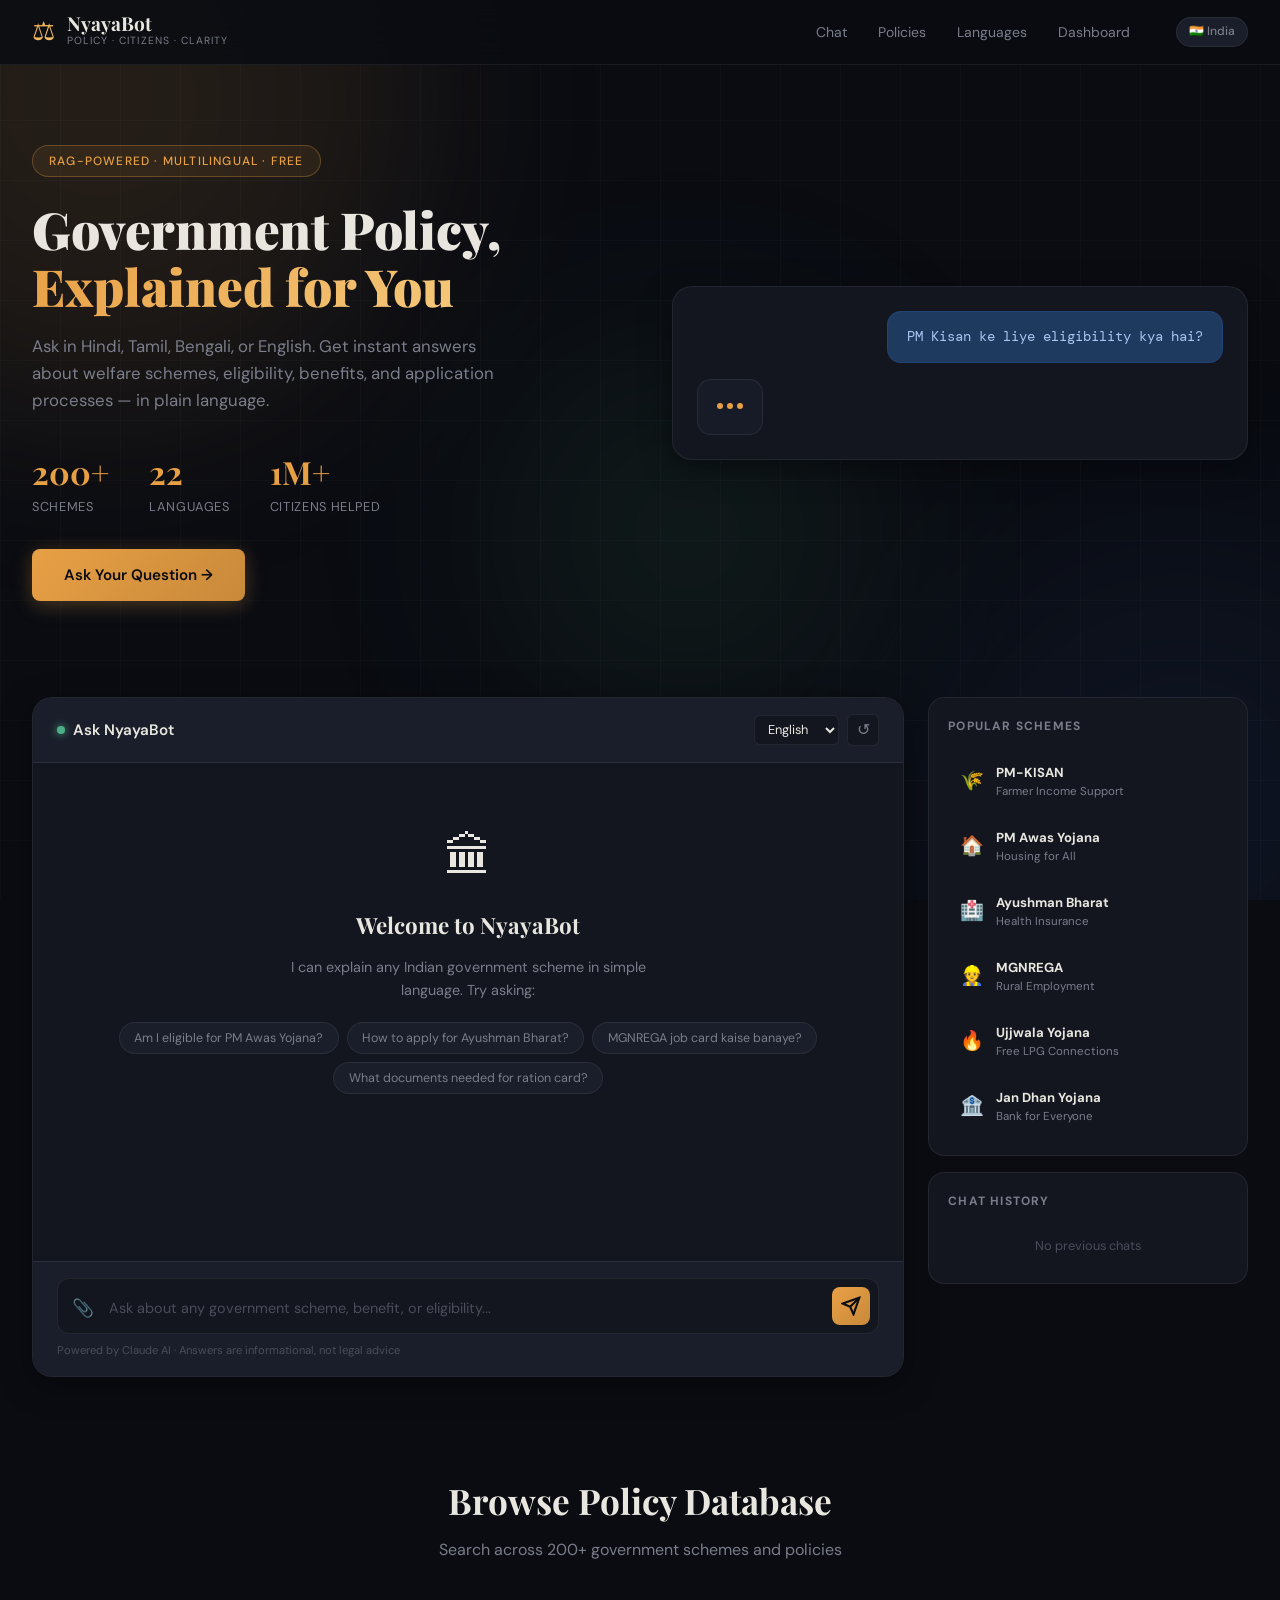
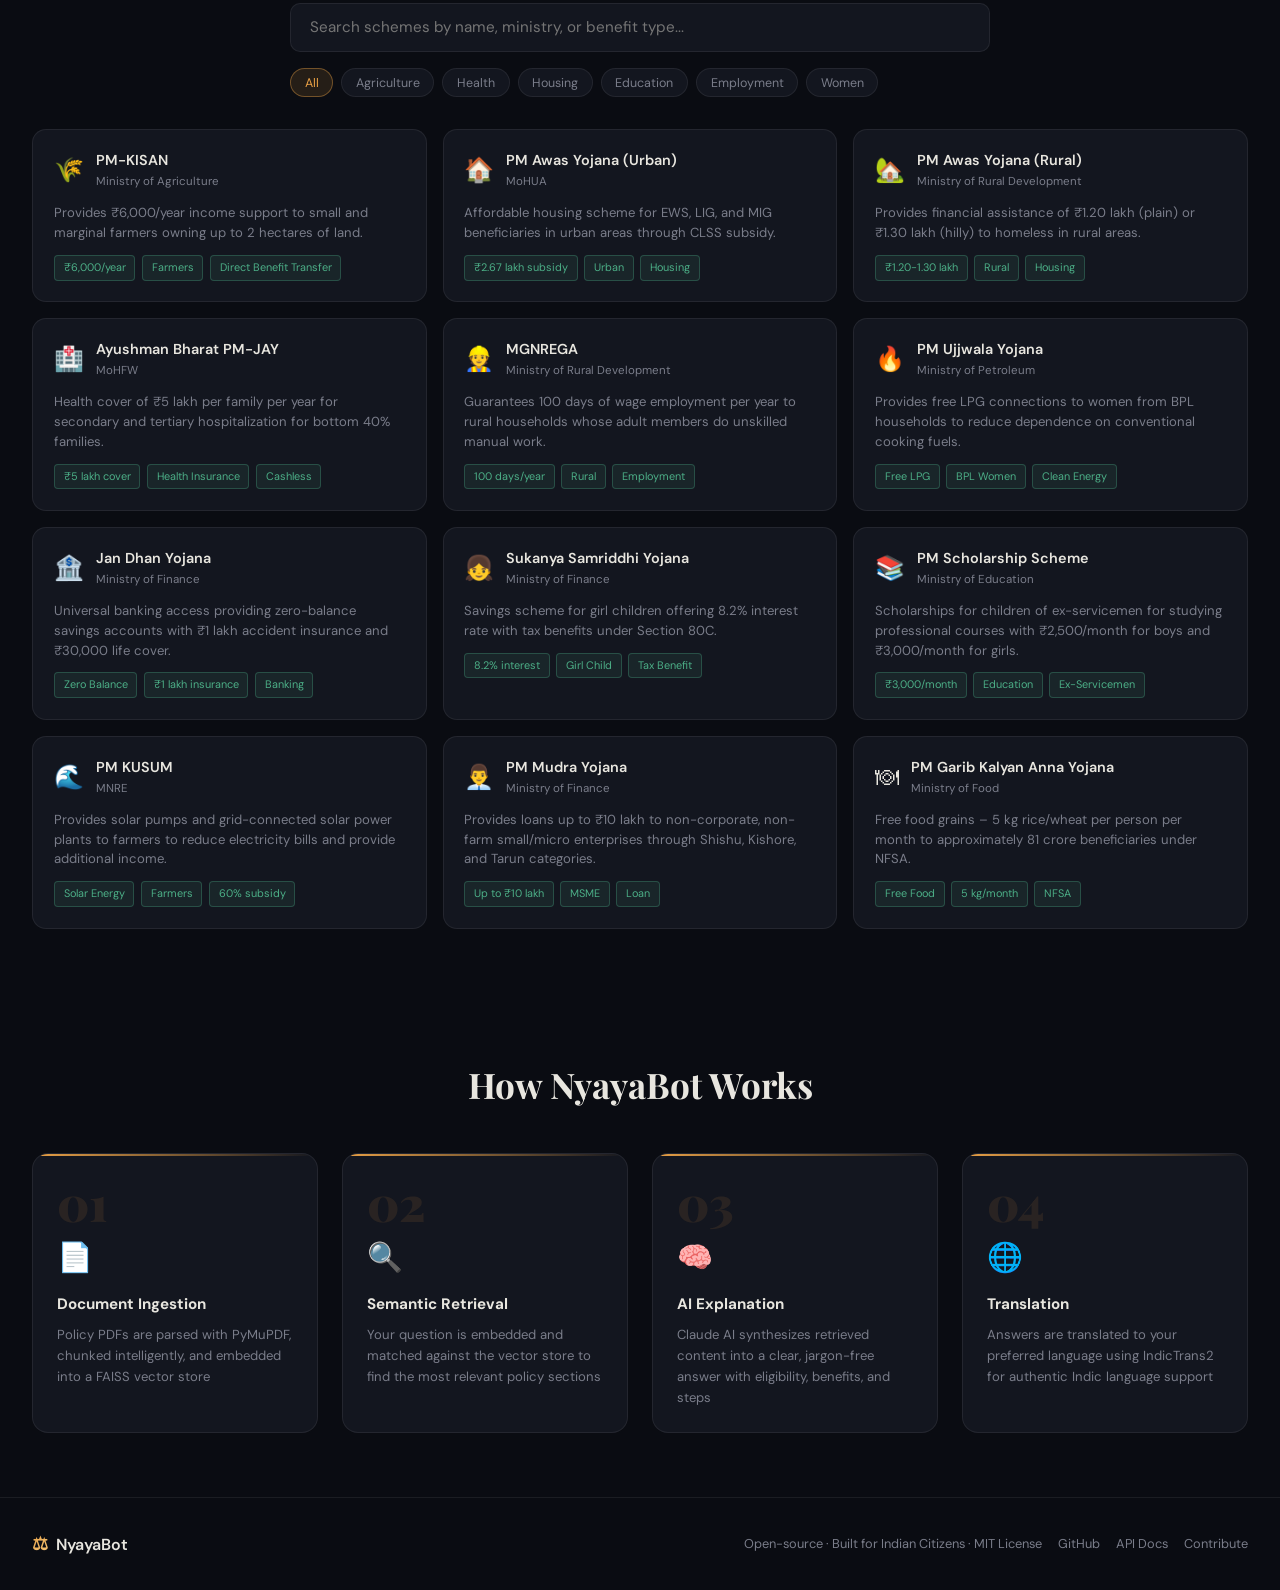
<file: frontend/index.html>
<!DOCTYPE html>
<html lang="en">
<head>
  <meta charset="UTF-8"/>
  <meta name="viewport" content="width=device-width, initial-scale=1.0"/>
  <title>NyayaBot — Policy Explained Simply</title>
  <link rel="preconnect" href="https://fonts.googleapis.com">
  <link href="https://fonts.googleapis.com/css2?family=Playfair+Display:wght@400;700;900&family=DM+Sans:wght@300;400;500&family=DM+Mono:wght@400;500&display=swap" rel="stylesheet">
  <link rel="stylesheet" href="style.css"/>
</head>
<body>
  <!-- Ambient Background -->
  <div class="ambient">
    <div class="orb orb-1"></div>
    <div class="orb orb-2"></div>
    <div class="orb orb-3"></div>
    <div class="grid-overlay"></div>
  </div>

  <!-- Header -->
  <header>
    <div class="header-inner">
      <div class="logo">
        <div class="logo-icon">⚖</div>
        <div class="logo-text">
          <span class="logo-main">NyayaBot</span>
          <span class="logo-sub">Policy · Citizens · Clarity</span>
        </div>
      </div>
      <nav>
        <a href="#chat">Chat</a>
        <a href="#policies">Policies</a>
        <a href="#languages">Languages</a>
        <a href="dashboard.html">Dashboard</a>
      </nav>
      <div class="header-badge">🇮🇳 India</div>
    </div>
  </header>

  <!-- Hero -->
  <section class="hero" id="home">
    <div class="hero-content">
      <div class="hero-tag">RAG-Powered · Multilingual · Free</div>
      <h1 class="hero-title">
        Government Policy,<br/>
        <span class="accent">Explained for You</span>
      </h1>
      <p class="hero-desc">Ask in Hindi, Tamil, Bengali, or English. Get instant answers about welfare schemes, eligibility, benefits, and application processes — in plain language.</p>
      <div class="hero-stats">
        <div class="stat"><span class="stat-num">200+</span><span class="stat-label">Schemes</span></div>
        <div class="stat"><span class="stat-num">22</span><span class="stat-label">Languages</span></div>
        <div class="stat"><span class="stat-num">1M+</span><span class="stat-label">Citizens Helped</span></div>
      </div>
      <a href="#chat" class="cta-btn">Ask Your Question →</a>
    </div>
    <div class="hero-visual">
      <div class="chat-preview">
        <div class="preview-msg user">PM Kisan ke liye eligibility kya hai?</div>
        <div class="preview-msg bot">
          <div class="typing-dots" id="typingDots"><span></span><span></span><span></span></div>
          <span id="previewAnswer" style="display:none;">PM-KISAN scheme provides ₹6,000/year to small farmers owning less than 2 hectares. You need Aadhaar, land records, and bank account to apply at <strong>pmkisan.gov.in</strong> or any CSC centre.</span>
        </div>
      </div>
    </div>
  </section>

  <!-- Chat Interface -->
  <section class="chat-section" id="chat">
    <div class="chat-container">
      <div class="chat-header">
        <div class="chat-title">
          <div class="status-dot"></div>
          Ask NyayaBot
        </div>
        <div class="chat-controls">
          <select id="langSelect">
            <option value="en">English</option>
            <option value="hi">हिंदी</option>
            <option value="ta">தமிழ்</option>
            <option value="bn">বাংলা</option>
            <option value="te">తెలుగు</option>
            <option value="mr">मराठी</option>
            <option value="gu">ગુજરાતી</option>
          </select>
          <button class="icon-btn" onclick="clearChat()" title="Clear chat">↺</button>
        </div>
      </div>

      <div class="chat-messages" id="chatMessages">
        <div class="welcome-card">
          <div class="welcome-icon">🏛</div>
          <h3>Welcome to NyayaBot</h3>
          <p>I can explain any Indian government scheme in simple language. Try asking:</p>
          <div class="suggested-queries">
            <button class="suggest-btn" onclick="sendSuggestion(this)">Am I eligible for PM Awas Yojana?</button>
            <button class="suggest-btn" onclick="sendSuggestion(this)">How to apply for Ayushman Bharat?</button>
            <button class="suggest-btn" onclick="sendSuggestion(this)">MGNREGA job card kaise banaye?</button>
            <button class="suggest-btn" onclick="sendSuggestion(this)">What documents needed for ration card?</button>
          </div>
        </div>
      </div>

      <div class="chat-input-area">
        <div class="input-row">
          <button class="attach-btn" title="Upload Policy PDF" onclick="document.getElementById('pdfInput').click()">📎</button>
          <input type="file" id="pdfInput" accept=".pdf" style="display:none" onchange="handlePDF(this)"/>
          <textarea id="chatInput" placeholder="Ask about any government scheme, benefit, or eligibility..." rows="1" onkeydown="handleKey(event)" oninput="autoResize(this)"></textarea>
          <button class="send-btn" onclick="sendMessage()" id="sendBtn">
            <svg width="20" height="20" viewBox="0 0 24 24" fill="none" stroke="currentColor" stroke-width="2.5"><line x1="22" y1="2" x2="11" y2="13"/><polygon points="22 2 15 22 11 13 2 9 22 2"/></svg>
          </button>
        </div>
        <div class="input-meta">
          <span id="pdfTag" style="display:none" class="pdf-tag">📄 <span id="pdfName"></span> <button onclick="removePDF()">×</button></span>
          <span class="disclaimer">Powered by Claude AI · Answers are informational, not legal advice</span>
        </div>
      </div>
    </div>

    <!-- Sidebar -->
    <div class="chat-sidebar">
      <div class="sidebar-section">
        <h4>Popular Schemes</h4>
        <div class="scheme-list">
          <div class="scheme-item" onclick="askAbout('PM-KISAN')">
            <div class="scheme-icon">🌾</div>
            <div><strong>PM-KISAN</strong><span>Farmer Income Support</span></div>
          </div>
          <div class="scheme-item" onclick="askAbout('PM Awas Yojana')">
            <div class="scheme-icon">🏠</div>
            <div><strong>PM Awas Yojana</strong><span>Housing for All</span></div>
          </div>
          <div class="scheme-item" onclick="askAbout('Ayushman Bharat')">
            <div class="scheme-icon">🏥</div>
            <div><strong>Ayushman Bharat</strong><span>Health Insurance</span></div>
          </div>
          <div class="scheme-item" onclick="askAbout('MGNREGA')">
            <div class="scheme-icon">👷</div>
            <div><strong>MGNREGA</strong><span>Rural Employment</span></div>
          </div>
          <div class="scheme-item" onclick="askAbout('Ujjwala Yojana')">
            <div class="scheme-icon">🔥</div>
            <div><strong>Ujjwala Yojana</strong><span>Free LPG Connections</span></div>
          </div>
          <div class="scheme-item" onclick="askAbout('Jan Dhan Yojana')">
            <div class="scheme-icon">🏦</div>
            <div><strong>Jan Dhan Yojana</strong><span>Bank for Everyone</span></div>
          </div>
        </div>
      </div>

      <div class="sidebar-section">
        <h4>Chat History</h4>
        <div id="historyList" class="history-list">
          <p class="empty-history">No previous chats</p>
        </div>
      </div>
    </div>
  </section>

  <!-- Policies Section -->
  <section class="policies-section" id="policies">
    <div class="section-header">
      <h2>Browse Policy Database</h2>
      <p>Search across 200+ government schemes and policies</p>
    </div>
    <div class="policy-search-bar">
      <input type="text" placeholder="Search schemes by name, ministry, or benefit type..." oninput="filterPolicies(this.value)"/>
      <div class="filter-chips">
        <button class="chip active" onclick="filterByCategory('all', this)">All</button>
        <button class="chip" onclick="filterByCategory('agriculture', this)">Agriculture</button>
        <button class="chip" onclick="filterByCategory('health', this)">Health</button>
        <button class="chip" onclick="filterByCategory('housing', this)">Housing</button>
        <button class="chip" onclick="filterByCategory('education', this)">Education</button>
        <button class="chip" onclick="filterByCategory('employment', this)">Employment</button>
        <button class="chip" onclick="filterByCategory('women', this)">Women</button>
      </div>
    </div>
    <div class="policy-grid" id="policyGrid">
      <!-- Populated by JS -->
    </div>
  </section>

  <!-- How it Works -->
  <section class="how-section">
    <div class="section-header">
      <h2>How NyayaBot Works</h2>
    </div>
    <div class="steps-grid">
      <div class="step-card">
        <div class="step-num">01</div>
        <div class="step-icon">📄</div>
        <h3>Document Ingestion</h3>
        <p>Policy PDFs are parsed with PyMuPDF, chunked intelligently, and embedded into a FAISS vector store</p>
      </div>
      <div class="step-card">
        <div class="step-num">02</div>
        <div class="step-icon">🔍</div>
        <h3>Semantic Retrieval</h3>
        <p>Your question is embedded and matched against the vector store to find the most relevant policy sections</p>
      </div>
      <div class="step-card">
        <div class="step-num">03</div>
        <div class="step-icon">🧠</div>
        <h3>AI Explanation</h3>
        <p>Claude AI synthesizes retrieved content into a clear, jargon-free answer with eligibility, benefits, and steps</p>
      </div>
      <div class="step-card">
        <div class="step-num">04</div>
        <div class="step-icon">🌐</div>
        <h3>Translation</h3>
        <p>Answers are translated to your preferred language using IndicTrans2 for authentic Indic language support</p>
      </div>
    </div>
  </section>

  <!-- Footer -->
  <footer>
    <div class="footer-inner">
      <div class="footer-brand">
        <div class="logo-icon small">⚖</div>
        <span>NyayaBot</span>
      </div>
      <p>Open-source · Built for Indian Citizens · MIT License</p>
      <div class="footer-links">
        <a href="#">GitHub</a>
        <a href="#">API Docs</a>
        <a href="#">Contribute</a>
      </div>
    </div>
  </footer>

  <script src="app.js"></script>
</body>
</html>
</file>
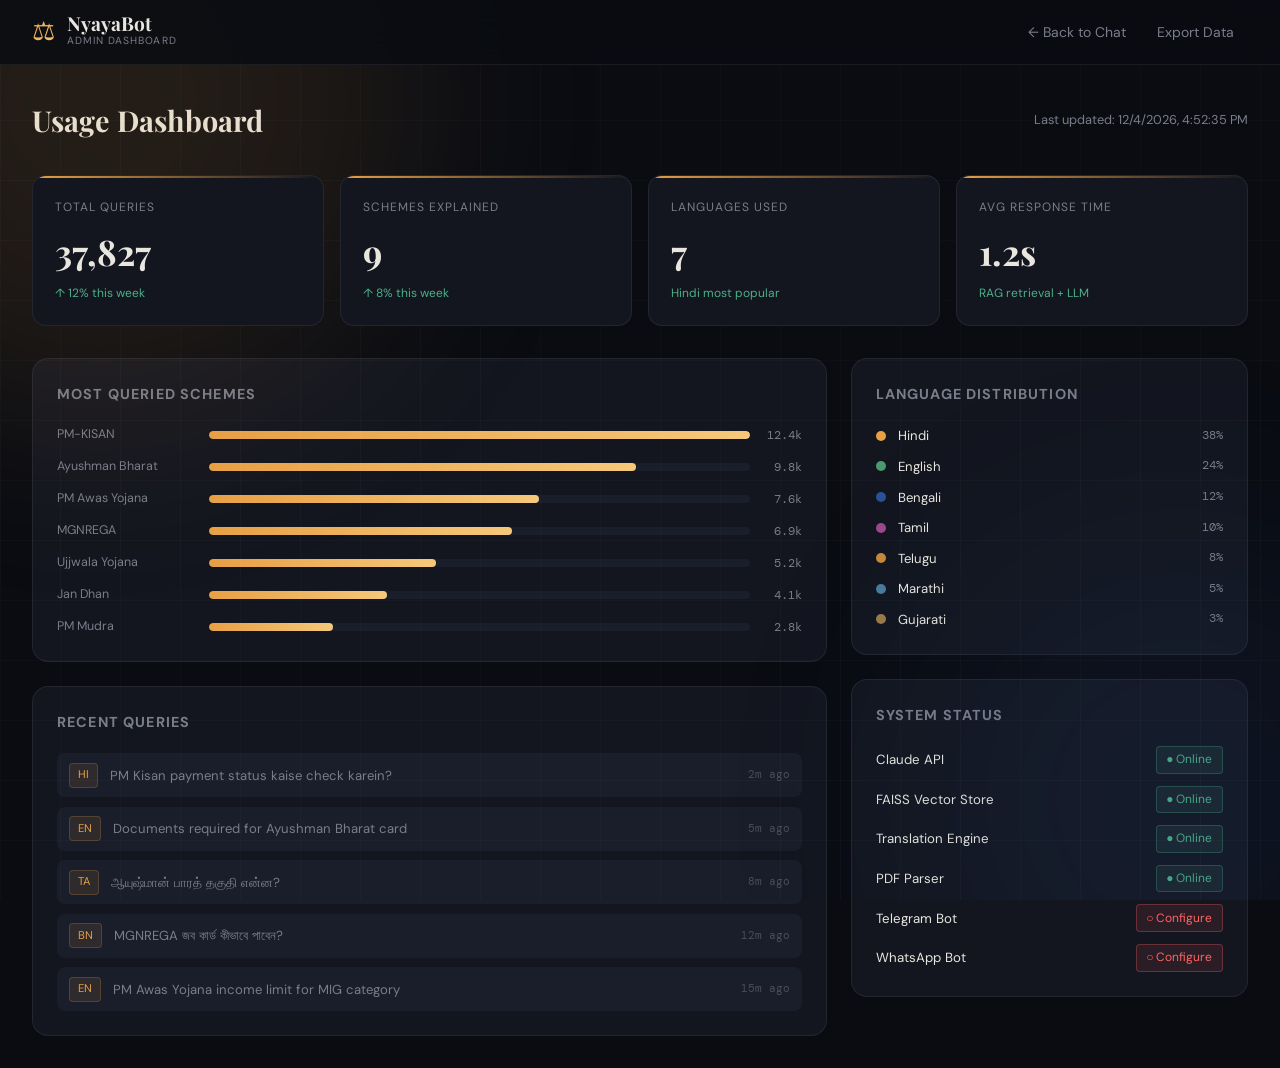
<file: frontend/dashboard.html>
<!DOCTYPE html>
<html lang="en">
<head>
  <meta charset="UTF-8"/>
  <meta name="viewport" content="width=device-width, initial-scale=1.0"/>
  <title>NyayaBot Dashboard</title>
  <link href="https://fonts.googleapis.com/css2?family=Playfair+Display:wght@700;900&family=DM+Sans:wght@300;400;500&family=DM+Mono:wght@400&display=swap" rel="stylesheet">
  <link rel="stylesheet" href="style.css"/>
  <style>
    .dash-layout { max-width:1400px; margin:0 auto; padding:2rem; }
    .dash-header { display:flex; align-items:center; justify-content:space-between; margin-bottom:2rem; }
    .dash-header h1 { font-family:var(--font-display); font-size:1.8rem; }
    .metrics-row { display:grid; grid-template-columns:repeat(4,1fr); gap:1rem; margin-bottom:2rem; }
    .metric-card {
      background:var(--surface); border:1px solid var(--border); border-radius:14px; padding:1.4rem;
      position:relative; overflow:hidden;
    }
    .metric-card::before {
      content:''; position:absolute; top:0; left:0; right:0; height:2px;
      background:linear-gradient(90deg, var(--accent), transparent);
    }
    .metric-label { font-size:0.75rem; color:var(--text-muted); text-transform:uppercase; letter-spacing:0.08em; margin-bottom:0.4rem; }
    .metric-val { font-family:var(--font-display); font-size:2.2rem; font-weight:700; color:var(--text); }
    .metric-sub { font-size:0.75rem; color:var(--success); margin-top:0.2rem; }
    .dash-grid { display:grid; grid-template-columns:2fr 1fr; gap:1.5rem; }
    .dash-card { background:var(--surface); border:1px solid var(--border); border-radius:16px; padding:1.5rem; }
    .dash-card h3 { font-size:0.9rem; color:var(--text-muted); text-transform:uppercase; letter-spacing:0.08em; margin-bottom:1.2rem; }
    .bar-chart { display:flex; flex-direction:column; gap:0.75rem; }
    .bar-row { display:flex; align-items:center; gap:0.75rem; }
    .bar-label { font-size:0.78rem; width:140px; color:var(--text-muted); white-space:nowrap; overflow:hidden; text-overflow:ellipsis; }
    .bar-track { flex:1; height:8px; background:var(--surface2); border-radius:4px; overflow:hidden; }
    .bar-fill { height:100%; background:linear-gradient(90deg,var(--accent),var(--gold-light)); border-radius:4px; transition:width 1s ease; }
    .bar-num { font-size:0.75rem; color:var(--text-muted); width:40px; text-align:right; font-family:var(--font-mono); }
    .query-list { display:flex; flex-direction:column; gap:0.6rem; }
    .query-item { display:flex; align-items:center; gap:0.75rem; padding:0.6rem 0.75rem; background:var(--surface2); border-radius:8px; }
    .query-item .qi-lang { font-size:0.7rem; padding:0.15rem 0.5rem; background:rgba(232,160,69,0.1); border:1px solid rgba(232,160,69,0.2); color:var(--accent); border-radius:4px; flex-shrink:0; }
    .query-item .qi-text { font-size:0.82rem; color:var(--text-muted); flex:1; }
    .query-item .qi-time { font-size:0.7rem; color:var(--text-dim); font-family:var(--font-mono); }
    .lang-pie { display:flex; flex-direction:column; gap:0.6rem; }
    .lang-row { display:flex; align-items:center; gap:0.75rem; }
    .lang-dot { width:10px; height:10px; border-radius:50%; flex-shrink:0; }
    .lang-name { font-size:0.82rem; flex:1; }
    .lang-pct { font-size:0.78rem; color:var(--text-muted); font-family:var(--font-mono); }
    canvas { max-height:200px; }
  </style>
</head>
<body>
  <div class="ambient"><div class="orb orb-1"></div><div class="orb orb-2"></div><div class="grid-overlay"></div></div>
  <header>
    <div class="header-inner">
      <div class="logo">
        <div class="logo-icon">⚖</div>
        <div class="logo-text"><span class="logo-main">NyayaBot</span><span class="logo-sub">Admin Dashboard</span></div>
      </div>
      <nav>
        <a href="/">← Back to Chat</a>
        <a href="#">Export Data</a>
      </nav>
    </div>
  </header>

  <div class="dash-layout">
    <div class="dash-header">
      <h1>Usage Dashboard</h1>
      <div style="font-size:0.8rem;color:var(--text-muted)">Last updated: <span id="lastUpdate"></span></div>
    </div>

    <div class="metrics-row">
      <div class="metric-card"><div class="metric-label">Total Queries</div><div class="metric-val" id="m1">0</div><div class="metric-sub">↑ 12% this week</div></div>
      <div class="metric-card"><div class="metric-label">Schemes Explained</div><div class="metric-val" id="m2">0</div><div class="metric-sub">↑ 8% this week</div></div>
      <div class="metric-card"><div class="metric-label">Languages Used</div><div class="metric-val" id="m3">7</div><div class="metric-sub">Hindi most popular</div></div>
      <div class="metric-card"><div class="metric-label">Avg Response Time</div><div class="metric-val" id="m4">1.2s</div><div class="metric-sub">RAG retrieval + LLM</div></div>
    </div>

    <div class="dash-grid">
      <div style="display:flex;flex-direction:column;gap:1.5rem;">
        <div class="dash-card">
          <h3>Most Queried Schemes</h3>
          <div class="bar-chart" id="schemeChart"></div>
        </div>
        <div class="dash-card">
          <h3>Recent Queries</h3>
          <div class="query-list" id="recentQueries"></div>
        </div>
      </div>
      <div style="display:flex;flex-direction:column;gap:1.5rem;">
        <div class="dash-card">
          <h3>Language Distribution</h3>
          <div class="lang-pie" id="langDist"></div>
        </div>
        <div class="dash-card">
          <h3>System Status</h3>
          <div style="display:flex;flex-direction:column;gap:0.75rem;margin-top:0.5rem;" id="statusPanel"></div>
        </div>
      </div>
    </div>
  </div>

  <script>
    document.getElementById('lastUpdate').textContent = new Date().toLocaleString();

    // Animated counters
    function countUp(el, target, duration=1500) {
      let start=0, step=target/60;
      const timer = setInterval(()=>{
        start=Math.min(start+step, target);
        el.textContent = Math.floor(start).toLocaleString();
        if(start>=target) clearInterval(timer);
      }, duration/60);
    }
    setTimeout(()=>{ countUp(document.getElementById('m1'), 48291); countUp(document.getElementById('m2'), 12); }, 300);

    // Scheme chart
    const schemes = [
      {name:'PM-KISAN', count:12400}, {name:'Ayushman Bharat', count:9800},
      {name:'PM Awas Yojana', count:7600}, {name:'MGNREGA', count:6900},
      {name:'Ujjwala Yojana', count:5200}, {name:'Jan Dhan', count:4100},
      {name:'PM Mudra', count:2800}
    ];
    const maxCount = Math.max(...schemes.map(s=>s.count));
    document.getElementById('schemeChart').innerHTML = schemes.map(s=>`
      <div class="bar-row">
        <div class="bar-label">${s.name}</div>
        <div class="bar-track"><div class="bar-fill" style="width:${(s.count/maxCount*100).toFixed(0)}%"></div></div>
        <div class="bar-num">${(s.count/1000).toFixed(1)}k</div>
      </div>
    `).join('');

    // Recent queries
    const queries = [
      {lang:'HI', text:'PM Kisan payment status kaise check karein?', time:'2m ago'},
      {lang:'EN', text:'Documents required for Ayushman Bharat card', time:'5m ago'},
      {lang:'TA', text:'ஆயுஷ்மான் பாரத் தகுதி என்ன?', time:'8m ago'},
      {lang:'BN', text:'MGNREGA জব কার্ড কীভাবে পাবেন?', time:'12m ago'},
      {lang:'EN', text:'PM Awas Yojana income limit for MIG category', time:'15m ago'},
    ];
    document.getElementById('recentQueries').innerHTML = queries.map(q=>`
      <div class="query-item">
        <span class="qi-lang">${q.lang}</span>
        <span class="qi-text">${q.text}</span>
        <span class="qi-time">${q.time}</span>
      </div>
    `).join('');

    // Language dist
    const langs = [
      {name:'Hindi', pct:'38%', color:'#e8a045'},{name:'English', pct:'24%', color:'#4a9b6f'},
      {name:'Bengali', pct:'12%', color:'#2a5298'},{name:'Tamil', pct:'10%', color:'#9b4a8a'},
      {name:'Telugu', pct:'8%', color:'#c8893a'},{name:'Marathi', pct:'5%', color:'#4a7a9b'},
      {name:'Gujarati', pct:'3%', color:'#9b7a4a'}
    ];
    document.getElementById('langDist').innerHTML = langs.map(l=>`
      <div class="lang-row">
        <div class="lang-dot" style="background:${l.color}"></div>
        <div class="lang-name">${l.name}</div>
        <div class="lang-pct">${l.pct}</div>
      </div>
    `).join('');

    // Status
    const statuses = [
      {label:'Claude API', ok:true},{label:'FAISS Vector Store', ok:true},
      {label:'Translation Engine', ok:true},{label:'PDF Parser', ok:true},
      {label:'Telegram Bot', ok:false},{label:'WhatsApp Bot', ok:false}
    ];
    document.getElementById('statusPanel').innerHTML = statuses.map(s=>`
      <div style="display:flex;align-items:center;justify-content:space-between;">
        <span style="font-size:0.83rem">${s.label}</span>
        <span style="font-size:0.75rem;padding:0.2rem 0.6rem;border-radius:4px;background:${s.ok?'rgba(76,175,135,0.1)':'rgba(255,100,100,0.1)'};border:1px solid ${s.ok?'rgba(76,175,135,0.3)':'rgba(255,100,100,0.3)'};color:${s.ok?'#4caf87':'#ff6464'}">
          ${s.ok?'● Online':'○ Configure'}
        </span>
      </div>
    `).join('');
  </script>
</body>
</html>
</file>
<file: frontend/style.css>
/* ===== CSS VARIABLES ===== */
:root {
  --bg: #0a0c12;
  --bg2: #0e1118;
  --surface: #13161f;
  --surface2: #1a1e2a;
  --border: rgba(255,255,255,0.07);
  --accent: #e8a045;
  --accent2: #c8893a;
  --gold-light: #f5c87a;
  --text: #e8e6df;
  --text-muted: #7a7d8a;
  --text-dim: #4a4d5a;
  --user-bubble: #1e3a5f;
  --bot-bubble: #171b27;
  --success: #4caf87;
  --font-display: 'Playfair Display', serif;
  --font-body: 'DM Sans', sans-serif;
  --font-mono: 'DM Mono', monospace;
  --radius: 12px;
  --shadow: 0 8px 32px rgba(0,0,0,0.4);
}

/* ===== RESET ===== */
*, *::before, *::after { box-sizing: border-box; margin: 0; padding: 0; }
html { scroll-behavior: smooth; }
body {
  font-family: var(--font-body);
  background: var(--bg);
  color: var(--text);
  min-height: 100vh;
  overflow-x: hidden;
  line-height: 1.6;
}

/* ===== AMBIENT BACKGROUND ===== */
.ambient {
  position: fixed; inset: 0; pointer-events: none; z-index: 0;
  overflow: hidden;
}
.orb {
  position: absolute; border-radius: 50%;
  filter: blur(120px); opacity: 0.12;
  animation: drift 20s ease-in-out infinite alternate;
}
.orb-1 { width: 600px; height: 600px; background: #e8a045; top: -200px; left: -200px; animation-delay: 0s; }
.orb-2 { width: 500px; height: 500px; background: #2a5298; bottom: -150px; right: -150px; animation-delay: -7s; }
.orb-3 { width: 350px; height: 350px; background: #4a9b6f; top: 40%; left: 40%; animation-delay: -14s; }
@keyframes drift {
  from { transform: translate(0, 0) scale(1); }
  to { transform: translate(40px, 60px) scale(1.1); }
}
.grid-overlay {
  position: absolute; inset: 0;
  background-image: linear-gradient(rgba(255,255,255,0.02) 1px, transparent 1px),
    linear-gradient(90deg, rgba(255,255,255,0.02) 1px, transparent 1px);
  background-size: 60px 60px;
}

/* ===== HEADER ===== */
header {
  position: sticky; top: 0; z-index: 100;
  background: rgba(10,12,18,0.85);
  backdrop-filter: blur(20px);
  border-bottom: 1px solid var(--border);
}
.header-inner {
  max-width: 1400px; margin: 0 auto;
  padding: 0 2rem;
  height: 64px;
  display: flex; align-items: center; gap: 2rem;
}
.logo { display: flex; align-items: center; gap: 0.75rem; text-decoration: none; }
.logo-icon {
  font-size: 1.6rem;
  background: linear-gradient(135deg, var(--accent), var(--gold-light));
  -webkit-background-clip: text; -webkit-text-fill-color: transparent;
}
.logo-icon.small { font-size: 1.1rem; }
.logo-text { display: flex; flex-direction: column; }
.logo-main {
  font-family: var(--font-display); font-size: 1.2rem; font-weight: 700;
  color: var(--text); line-height: 1;
}
.logo-sub { font-size: 0.65rem; color: var(--text-muted); letter-spacing: 0.1em; text-transform: uppercase; }
nav { display: flex; gap: 0.25rem; margin-left: auto; }
nav a {
  color: var(--text-muted); text-decoration: none; font-size: 0.875rem;
  padding: 0.4rem 0.85rem; border-radius: 6px; transition: all 0.2s;
}
nav a:hover { color: var(--text); background: var(--surface2); }
.header-badge {
  font-size: 0.75rem; font-weight: 500;
  background: var(--surface2); border: 1px solid var(--border);
  padding: 0.3rem 0.75rem; border-radius: 20px;
  color: var(--text-muted);
}

/* ===== HERO ===== */
.hero {
  position: relative; z-index: 1;
  max-width: 1400px; margin: 0 auto;
  padding: 5rem 2rem 4rem;
  display: grid; grid-template-columns: 1fr 1fr; gap: 4rem; align-items: center;
}
.hero-tag {
  display: inline-flex; align-items: center; gap: 0.5rem;
  font-size: 0.75rem; font-weight: 500; letter-spacing: 0.1em; text-transform: uppercase;
  color: var(--accent); border: 1px solid rgba(232,160,69,0.3);
  padding: 0.35rem 1rem; border-radius: 20px;
  background: rgba(232,160,69,0.08);
  margin-bottom: 1.5rem;
  animation: fadeUp 0.6s ease both;
}
.hero-title {
  font-family: var(--font-display);
  font-size: clamp(2.4rem, 4vw, 3.8rem);
  font-weight: 900; line-height: 1.1;
  color: var(--text);
  animation: fadeUp 0.6s 0.1s ease both;
}
.accent {
  background: linear-gradient(135deg, var(--accent), var(--gold-light));
  -webkit-background-clip: text; -webkit-text-fill-color: transparent;
}
.hero-desc {
  font-size: 1.05rem; color: var(--text-muted); max-width: 480px;
  margin-top: 1.2rem;
  animation: fadeUp 0.6s 0.2s ease both;
}
.hero-stats {
  display: flex; gap: 2.5rem; margin-top: 2rem;
  animation: fadeUp 0.6s 0.3s ease both;
}
.stat { display: flex; flex-direction: column; }
.stat-num {
  font-family: var(--font-display); font-size: 2rem; font-weight: 700;
  color: var(--accent);
}
.stat-label { font-size: 0.8rem; color: var(--text-muted); text-transform: uppercase; letter-spacing: 0.05em; }
.cta-btn {
  display: inline-block; margin-top: 2rem;
  background: linear-gradient(135deg, var(--accent), var(--accent2));
  color: #0a0c12; font-weight: 600; font-size: 0.95rem;
  padding: 0.85rem 2rem; border-radius: 8px;
  text-decoration: none; transition: all 0.2s;
  box-shadow: 0 4px 20px rgba(232,160,69,0.3);
  animation: fadeUp 0.6s 0.4s ease both;
}
.cta-btn:hover { transform: translateY(-2px); box-shadow: 0 8px 30px rgba(232,160,69,0.4); }

/* Hero Chat Preview */
.hero-visual { animation: fadeUp 0.8s 0.2s ease both; }
.chat-preview {
  background: var(--surface);
  border: 1px solid var(--border);
  border-radius: 20px;
  padding: 1.5rem;
  box-shadow: var(--shadow);
  display: flex; flex-direction: column; gap: 1rem;
}
.preview-msg {
  padding: 0.9rem 1.2rem;
  border-radius: 14px;
  font-size: 0.9rem; line-height: 1.5;
  max-width: 85%;
}
.preview-msg.user {
  background: var(--user-bubble);
  border: 1px solid rgba(42,82,152,0.4);
  color: #a8c4f0;
  align-self: flex-end; margin-left: auto;
  font-family: var(--font-mono); font-size: 0.85rem;
}
.preview-msg.bot {
  background: var(--bot-bubble);
  border: 1px solid var(--border);
  align-self: flex-start;
  min-height: 56px;
}
.typing-dots { display: flex; gap: 4px; align-items: center; height: 24px; }
.typing-dots span {
  width: 6px; height: 6px; background: var(--accent);
  border-radius: 50%; animation: typeBounce 1.2s ease-in-out infinite;
}
.typing-dots span:nth-child(2) { animation-delay: 0.2s; }
.typing-dots span:nth-child(3) { animation-delay: 0.4s; }
@keyframes typeBounce {
  0%, 80%, 100% { transform: scale(0.7); opacity: 0.4; }
  40% { transform: scale(1); opacity: 1; }
}

/* ===== CHAT SECTION ===== */
.chat-section {
  position: relative; z-index: 1;
  max-width: 1400px; margin: 0 auto;
  padding: 2rem;
  display: grid; grid-template-columns: 1fr 320px; gap: 1.5rem;
  align-items: start;
}
.chat-container {
  background: var(--surface);
  border: 1px solid var(--border);
  border-radius: 20px;
  display: flex; flex-direction: column;
  height: 680px;
  box-shadow: var(--shadow);
  overflow: hidden;
}
.chat-header {
  padding: 1rem 1.5rem;
  border-bottom: 1px solid var(--border);
  display: flex; align-items: center; justify-content: space-between;
  background: var(--surface2);
}
.chat-title {
  font-weight: 600; font-size: 0.95rem;
  display: flex; align-items: center; gap: 0.5rem;
}
.status-dot {
  width: 8px; height: 8px; background: var(--success);
  border-radius: 50%; box-shadow: 0 0 8px var(--success);
  animation: pulse 2s ease-in-out infinite;
}
@keyframes pulse {
  0%, 100% { opacity: 1; transform: scale(1); }
  50% { opacity: 0.6; transform: scale(1.2); }
}
.chat-controls { display: flex; align-items: center; gap: 0.5rem; }
.chat-controls select {
  background: var(--surface); border: 1px solid var(--border);
  color: var(--text); font-size: 0.8rem; padding: 0.3rem 0.6rem;
  border-radius: 6px; cursor: pointer; font-family: var(--font-body);
}
.icon-btn {
  background: var(--surface); border: 1px solid var(--border);
  color: var(--text-muted); width: 32px; height: 32px;
  border-radius: 6px; cursor: pointer; font-size: 1rem;
  transition: all 0.2s;
}
.icon-btn:hover { color: var(--text); background: var(--surface2); }

/* Messages */
.chat-messages {
  flex: 1; overflow-y: auto; padding: 1.5rem; display: flex; flex-direction: column; gap: 1rem;
}
.chat-messages::-webkit-scrollbar { width: 4px; }
.chat-messages::-webkit-scrollbar-track { background: transparent; }
.chat-messages::-webkit-scrollbar-thumb { background: var(--border); border-radius: 2px; }

.welcome-card {
  text-align: center; padding: 2rem 1rem; display: flex;
  flex-direction: column; align-items: center; gap: 0.75rem;
}
.welcome-icon { font-size: 3rem; }
.welcome-card h3 { font-family: var(--font-display); font-size: 1.4rem; }
.welcome-card p { color: var(--text-muted); font-size: 0.9rem; max-width: 380px; }
.suggested-queries { display: flex; flex-wrap: wrap; gap: 0.5rem; justify-content: center; margin-top: 0.5rem; }
.suggest-btn {
  background: var(--surface2); border: 1px solid var(--border);
  color: var(--text-muted); font-size: 0.78rem; padding: 0.45rem 0.9rem;
  border-radius: 20px; cursor: pointer; transition: all 0.2s;
  font-family: var(--font-body);
}
.suggest-btn:hover { border-color: var(--accent); color: var(--accent); background: rgba(232,160,69,0.08); }

/* Message Bubbles */
.msg-row { display: flex; gap: 0.75rem; align-items: flex-start; animation: fadeUp 0.3s ease; }
.msg-row.user { flex-direction: row-reverse; }
.msg-avatar {
  width: 34px; height: 34px; border-radius: 50%;
  display: flex; align-items: center; justify-content: center;
  font-size: 1rem; flex-shrink: 0;
}
.msg-row.user .msg-avatar { background: var(--user-bubble); border: 1px solid rgba(42,82,152,0.5); }
.msg-row.bot .msg-avatar { background: var(--surface2); border: 1px solid var(--border); }
.msg-bubble {
  max-width: 75%; padding: 0.85rem 1.1rem;
  border-radius: 14px; font-size: 0.88rem; line-height: 1.6;
}
.msg-row.user .msg-bubble {
  background: var(--user-bubble); border: 1px solid rgba(42,82,152,0.4);
  color: #c0d8f8; border-top-right-radius: 4px;
}
.msg-row.bot .msg-bubble {
  background: var(--bot-bubble); border: 1px solid var(--border);
  border-top-left-radius: 4px;
}
.msg-bubble strong { color: var(--accent); }
.msg-bubble .source-tag {
  display: inline-block; font-size: 0.7rem; font-family: var(--font-mono);
  background: rgba(232,160,69,0.1); border: 1px solid rgba(232,160,69,0.2);
  color: var(--accent); padding: 0.15rem 0.5rem; border-radius: 4px;
  margin-top: 0.5rem;
}
.msg-meta { font-size: 0.68rem; color: var(--text-dim); margin-top: 0.35rem; }
.msg-row.user .msg-meta { text-align: right; }

/* Thinking */
.thinking-bubble {
  display: flex; gap: 4px; align-items: center;
  background: var(--bot-bubble); border: 1px solid var(--border);
  padding: 0.85rem 1.1rem; border-radius: 14px; border-top-left-radius: 4px;
  max-width: 75%;
}
.thinking-bubble span {
  width: 6px; height: 6px; background: var(--text-muted);
  border-radius: 50%; animation: typeBounce 1.2s ease-in-out infinite;
}
.thinking-bubble span:nth-child(2) { animation-delay: 0.2s; }
.thinking-bubble span:nth-child(3) { animation-delay: 0.4s; }

/* Input area */
.chat-input-area {
  padding: 1rem 1.5rem;
  border-top: 1px solid var(--border);
  background: var(--surface2);
}
.input-row {
  display: flex; align-items: flex-end; gap: 0.5rem;
  background: var(--surface); border: 1px solid var(--border);
  border-radius: 12px; padding: 0.5rem;
}
.input-row:focus-within { border-color: rgba(232,160,69,0.4); }
.attach-btn {
  background: transparent; border: none; cursor: pointer;
  font-size: 1.1rem; padding: 0.4rem; opacity: 0.6; transition: opacity 0.2s;
}
.attach-btn:hover { opacity: 1; }
textarea#chatInput {
  flex: 1; background: transparent; border: none; outline: none;
  color: var(--text); font-family: var(--font-body); font-size: 0.9rem;
  resize: none; line-height: 1.5; max-height: 120px;
  padding: 0.35rem 0;
}
textarea#chatInput::placeholder { color: var(--text-dim); }
.send-btn {
  background: linear-gradient(135deg, var(--accent), var(--accent2));
  border: none; cursor: pointer; color: #0a0c12;
  width: 38px; height: 38px; border-radius: 8px;
  display: flex; align-items: center; justify-content: center;
  transition: all 0.2s; flex-shrink: 0;
}
.send-btn:hover { transform: scale(1.05); }
.send-btn:disabled { opacity: 0.4; cursor: not-allowed; transform: none; }
.input-meta {
  display: flex; align-items: center; justify-content: space-between;
  margin-top: 0.5rem;
}
.disclaimer { font-size: 0.7rem; color: var(--text-dim); }
.pdf-tag {
  font-size: 0.75rem; background: rgba(232,160,69,0.1);
  border: 1px solid rgba(232,160,69,0.3); color: var(--accent);
  padding: 0.2rem 0.6rem; border-radius: 4px;
}
.pdf-tag button { background: none; border: none; color: inherit; cursor: pointer; font-size: 0.8rem; margin-left: 4px; }

/* Sidebar */
.chat-sidebar { display: flex; flex-direction: column; gap: 1rem; }
.sidebar-section {
  background: var(--surface); border: 1px solid var(--border);
  border-radius: 16px; padding: 1.2rem;
}
.sidebar-section h4 {
  font-size: 0.75rem; text-transform: uppercase; letter-spacing: 0.1em;
  color: var(--text-muted); margin-bottom: 1rem;
}
.scheme-list { display: flex; flex-direction: column; gap: 0.4rem; }
.scheme-item {
  display: flex; align-items: center; gap: 0.75rem;
  padding: 0.6rem 0.75rem; border-radius: 8px; cursor: pointer;
  transition: background 0.2s;
}
.scheme-item:hover { background: var(--surface2); }
.scheme-icon { font-size: 1.2rem; }
.scheme-item div { display: flex; flex-direction: column; }
.scheme-item strong { font-size: 0.82rem; color: var(--text); }
.scheme-item span { font-size: 0.72rem; color: var(--text-muted); }
.history-list { display: flex; flex-direction: column; gap: 0.4rem; }
.empty-history { font-size: 0.8rem; color: var(--text-dim); text-align: center; padding: 0.5rem; }
.history-item {
  font-size: 0.78rem; color: var(--text-muted);
  padding: 0.5rem 0.75rem; border-radius: 6px; cursor: pointer;
  white-space: nowrap; overflow: hidden; text-overflow: ellipsis;
  transition: all 0.2s;
}
.history-item:hover { background: var(--surface2); color: var(--text); }

/* ===== POLICIES SECTION ===== */
.policies-section {
  position: relative; z-index: 1;
  max-width: 1400px; margin: 0 auto; padding: 4rem 2rem;
}
.section-header { text-align: center; margin-bottom: 2.5rem; }
.section-header h2 {
  font-family: var(--font-display); font-size: 2.2rem; font-weight: 700;
  margin-bottom: 0.5rem;
}
.section-header p { color: var(--text-muted); }
.policy-search-bar { max-width: 700px; margin: 0 auto 2rem; }
.policy-search-bar input {
  width: 100%; background: var(--surface); border: 1px solid var(--border);
  color: var(--text); font-family: var(--font-body); font-size: 0.95rem;
  padding: 0.85rem 1.2rem; border-radius: 10px; outline: none; margin-bottom: 1rem;
}
.policy-search-bar input:focus { border-color: rgba(232,160,69,0.4); }
.filter-chips { display: flex; gap: 0.5rem; flex-wrap: wrap; }
.chip {
  background: var(--surface); border: 1px solid var(--border);
  color: var(--text-muted); font-size: 0.78rem; padding: 0.35rem 0.85rem;
  border-radius: 20px; cursor: pointer; transition: all 0.2s;
  font-family: var(--font-body);
}
.chip:hover, .chip.active {
  background: rgba(232,160,69,0.12); border-color: rgba(232,160,69,0.4);
  color: var(--accent);
}
.policy-grid {
  display: grid; grid-template-columns: repeat(auto-fill, minmax(300px, 1fr)); gap: 1rem;
}
.policy-card {
  background: var(--surface); border: 1px solid var(--border);
  border-radius: 14px; padding: 1.3rem; cursor: pointer;
  transition: all 0.25s;
}
.policy-card:hover { border-color: rgba(232,160,69,0.3); transform: translateY(-2px); box-shadow: 0 8px 24px rgba(0,0,0,0.3); }
.policy-card-header { display: flex; align-items: flex-start; gap: 0.75rem; margin-bottom: 0.75rem; }
.policy-icon { font-size: 1.5rem; }
.policy-name { font-weight: 600; font-size: 0.9rem; line-height: 1.3; }
.policy-ministry { font-size: 0.72rem; color: var(--text-muted); margin-top: 0.2rem; }
.policy-desc { font-size: 0.82rem; color: var(--text-muted); line-height: 1.5; margin-bottom: 0.75rem; }
.policy-tags { display: flex; gap: 0.4rem; flex-wrap: wrap; }
.ptag {
  font-size: 0.68rem; padding: 0.2rem 0.55rem; border-radius: 4px;
  background: var(--surface2); border: 1px solid var(--border); color: var(--text-muted);
}
.ptag.benefit { background: rgba(76,175,135,0.1); border-color: rgba(76,175,135,0.3); color: #4caf87; }

/* ===== HOW SECTION ===== */
.how-section {
  position: relative; z-index: 1;
  max-width: 1400px; margin: 0 auto; padding: 4rem 2rem;
}
.steps-grid {
  display: grid; grid-template-columns: repeat(4, 1fr); gap: 1.5rem;
  margin-top: 2.5rem;
}
.step-card {
  background: var(--surface); border: 1px solid var(--border);
  border-radius: 16px; padding: 1.5rem;
  position: relative; overflow: hidden;
}
.step-card::before {
  content: ''; position: absolute; top: 0; left: 0; right: 0; height: 2px;
  background: linear-gradient(90deg, var(--accent), transparent);
}
.step-num {
  font-family: var(--font-display); font-size: 3rem; font-weight: 900;
  color: rgba(232,160,69,0.1); line-height: 1; margin-bottom: 0.5rem;
}
.step-icon { font-size: 1.8rem; margin-bottom: 0.75rem; }
.step-card h3 { font-size: 0.95rem; margin-bottom: 0.5rem; }
.step-card p { font-size: 0.82rem; color: var(--text-muted); line-height: 1.6; }

/* ===== FOOTER ===== */
footer {
  position: relative; z-index: 1;
  border-top: 1px solid var(--border);
  padding: 2rem;
}
.footer-inner {
  max-width: 1400px; margin: 0 auto;
  display: flex; align-items: center; gap: 1rem; flex-wrap: wrap;
}
.footer-brand { display: flex; align-items: center; gap: 0.5rem; font-weight: 600; }
footer p { color: var(--text-muted); font-size: 0.8rem; margin-left: auto; }
.footer-links { display: flex; gap: 1rem; }
.footer-links a { color: var(--text-muted); font-size: 0.8rem; text-decoration: none; }
.footer-links a:hover { color: var(--accent); }

/* ===== ANIMATIONS ===== */
@keyframes fadeUp {
  from { opacity: 0; transform: translateY(20px); }
  to { opacity: 1; transform: translateY(0); }
}

/* ===== RESPONSIVE ===== */
@media (max-width: 1024px) {
  .hero { grid-template-columns: 1fr; gap: 2rem; }
  .chat-section { grid-template-columns: 1fr; }
  .chat-sidebar { display: none; }
  .steps-grid { grid-template-columns: repeat(2, 1fr); }
}
@media (max-width: 640px) {
  .hero { padding: 3rem 1rem 2rem; }
  .steps-grid { grid-template-columns: 1fr; }
  nav { display: none; }
  .hero-stats { gap: 1.5rem; }
}
</file>
